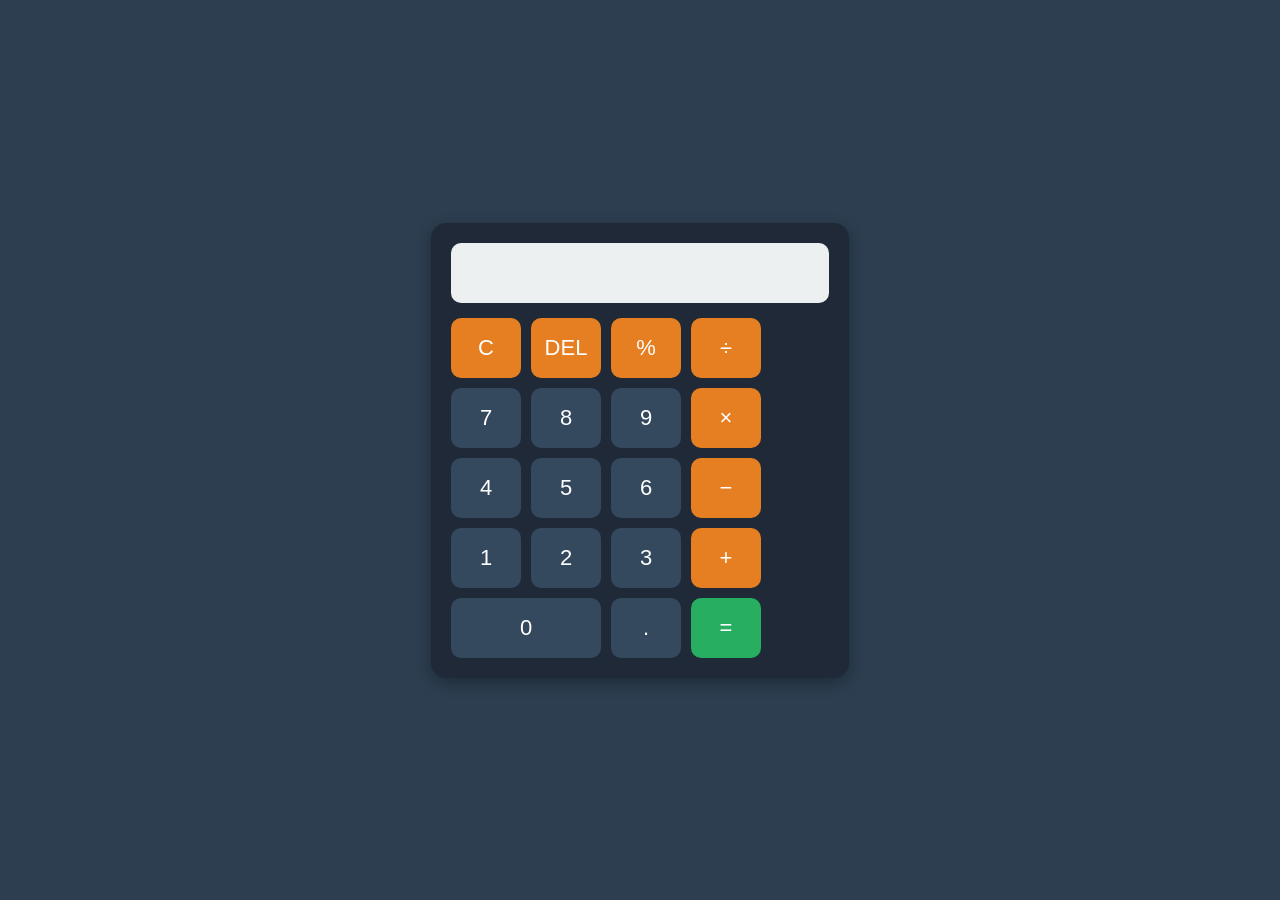
<file: calculator/index.html>
<!DOCTYPE html>
<html lang="en">
<head>
    <meta charset="UTF-8">
    <meta name="viewport" content="width=device-width, initial-scale=1.0">
    <title>Basic Calculator</title>
    <link rel="stylesheet" href="style.css">
</head>
<body>

<div class="calculator">
    <input type="text" id="display" readonly>

    <div class="buttons">
        <button onclick="clearDisplay()" class="operator">C</button>
        <button onclick="deleteLast()" class="operator">DEL</button>
        <button onclick="appendValue('%')" class="operator">%</button>
        <button onclick="appendValue('/')" class="operator">÷</button>

        <button onclick="appendValue('7')">7</button>
        <button onclick="appendValue('8')">8</button>
        <button onclick="appendValue('9')">9</button>
        <button onclick="appendValue('*')" class="operator">×</button>

        <button onclick="appendValue('4')">4</button>
        <button onclick="appendValue('5')">5</button>
        <button onclick="appendValue('6')">6</button>
        <button onclick="appendValue('-')" class="operator">−</button>

        <button onclick="appendValue('1')">1</button>
        <button onclick="appendValue('2')">2</button>
        <button onclick="appendValue('3')">3</button>
        <button onclick="appendValue('+')" class="operator">+</button>

        <button onclick="appendValue('0')" class="zero">0</button>
        <button onclick="appendValue('.')">.</button>
        <button onclick="calculate()" class="equal">=</button>
    </div>
</div>

<script src="script.js"></script>

</body>
</html>
</file>
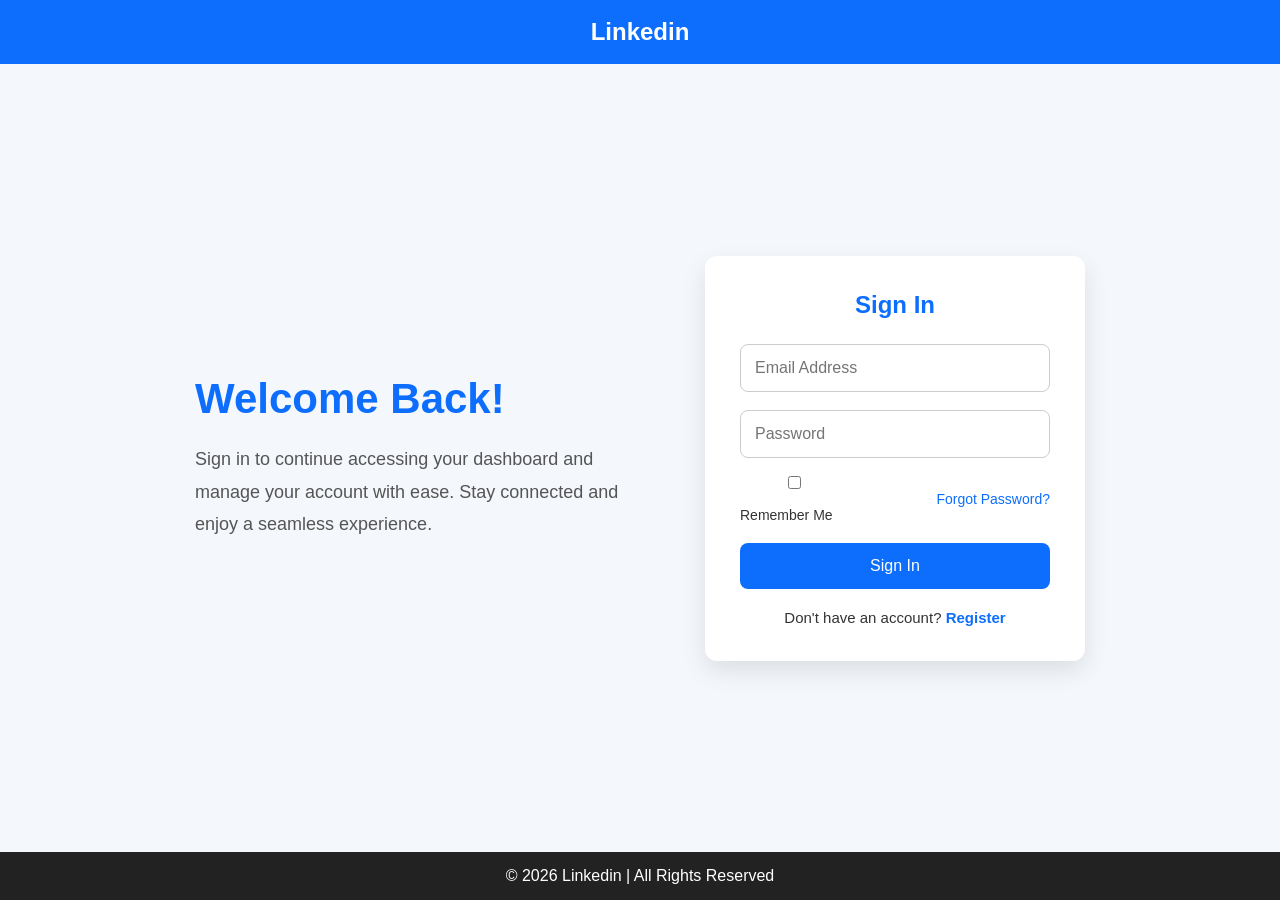
<file: landing page/index.html>
<!DOCTYPE html>
<html lang="en">
<head>
    <meta charset="UTF-8">
    <meta name="viewport" content="width=device-width, initial-scale=1.0">
    <title>Sign In</title>
    <link rel="stylesheet" href="style.css">
</head>
<body>

    <header>
        <h2>Linkedin</h2>
    </header>

    <main class="container">

        <div class="left">
            <h1>Welcome Back!</h1>
            <p>
                Sign in to continue accessing your dashboard and manage your
                account with ease. Stay connected and enjoy a seamless experience.
            </p>
        </div>

        <div class="right">

            <form class="login-form">

                <h2>Sign In</h2>

                <input
                    type="email"
                    placeholder="Email Address"
                    required
                >

                <input
                    type="password"
                    placeholder="Password"
                    required
                >

                <div class="options">
                    <label>
                        <input type="checkbox">
                        Remember Me
                    </label>

                    <a href="#">Forgot Password?</a>
                </div>

                <button type="submit">
                    Sign In
                </button>

                <p class="signup">
                    Don't have an account?
                    <a href="#">Register</a>
                </p>

            </form>

        </div>

    </main>

    <footer>
        © 2026 Linkedin | All Rights Reserved
    </footer>

</body>
</html>
</file>
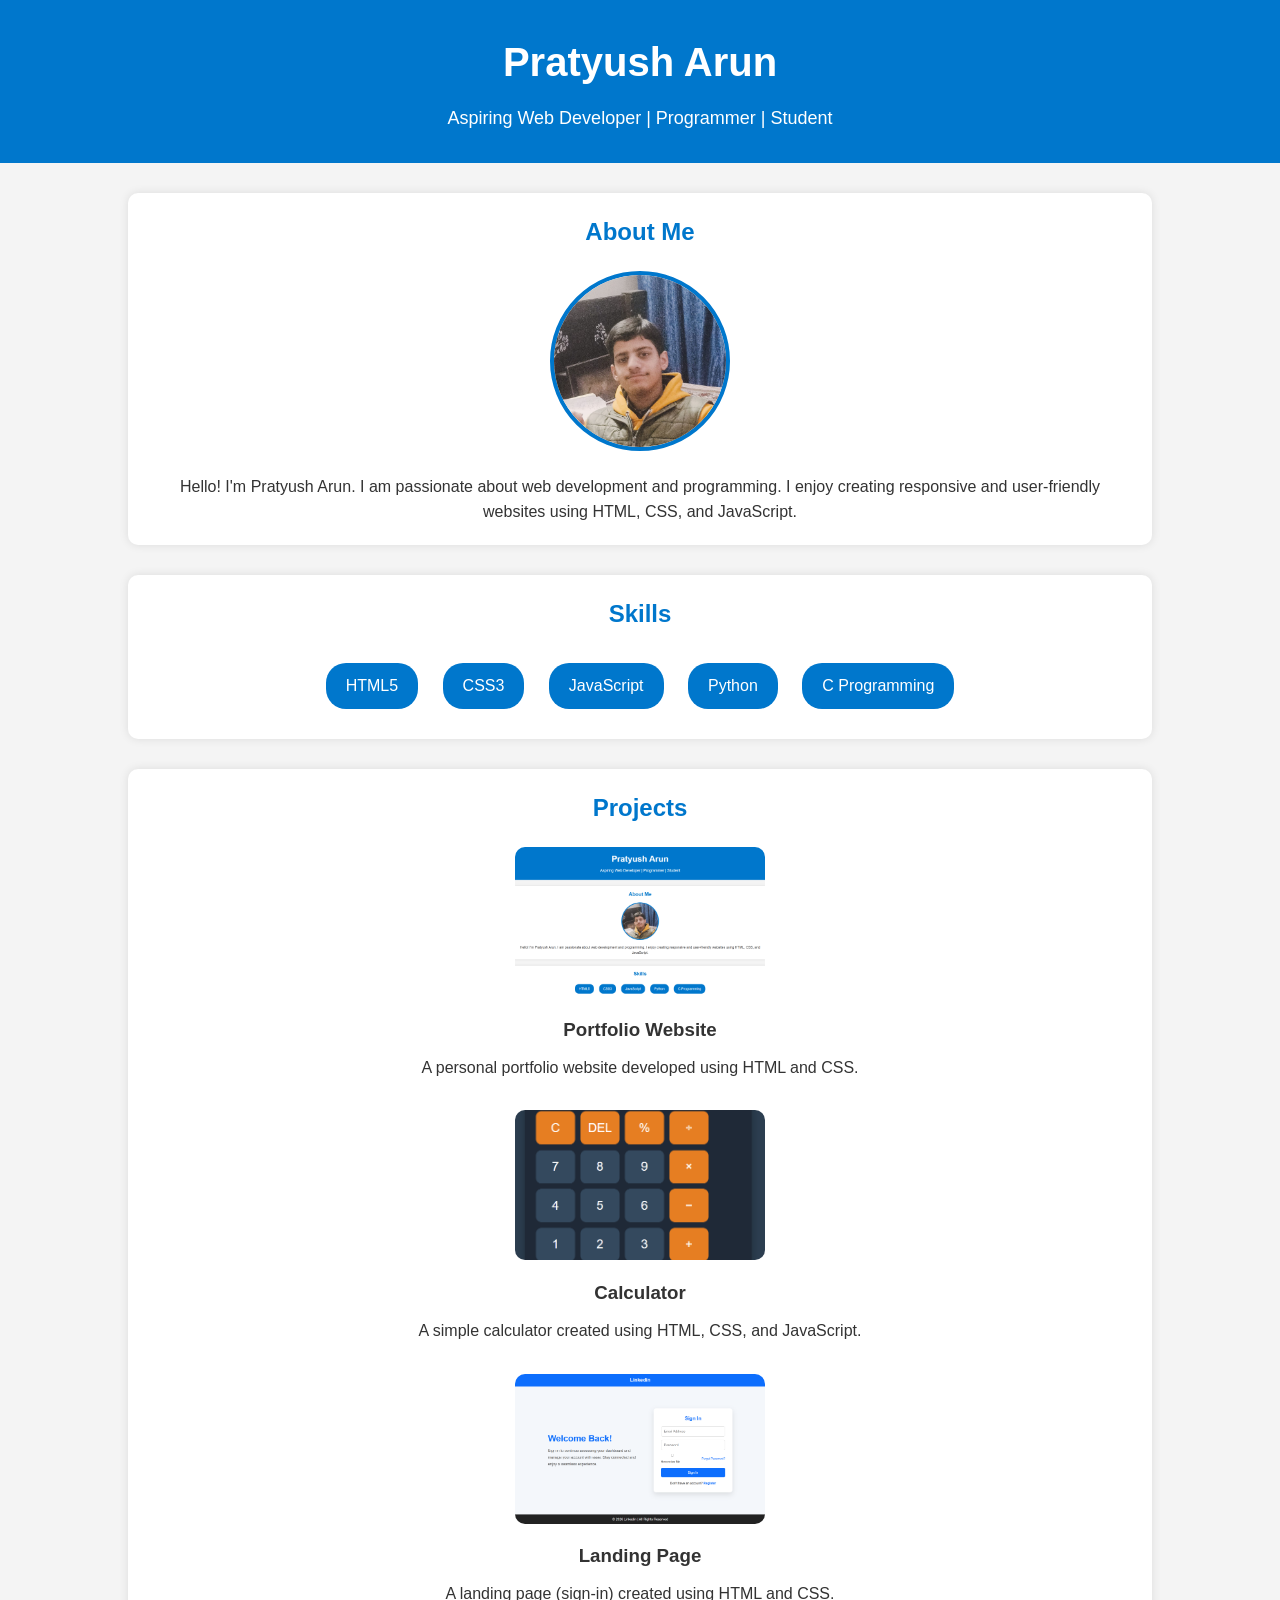
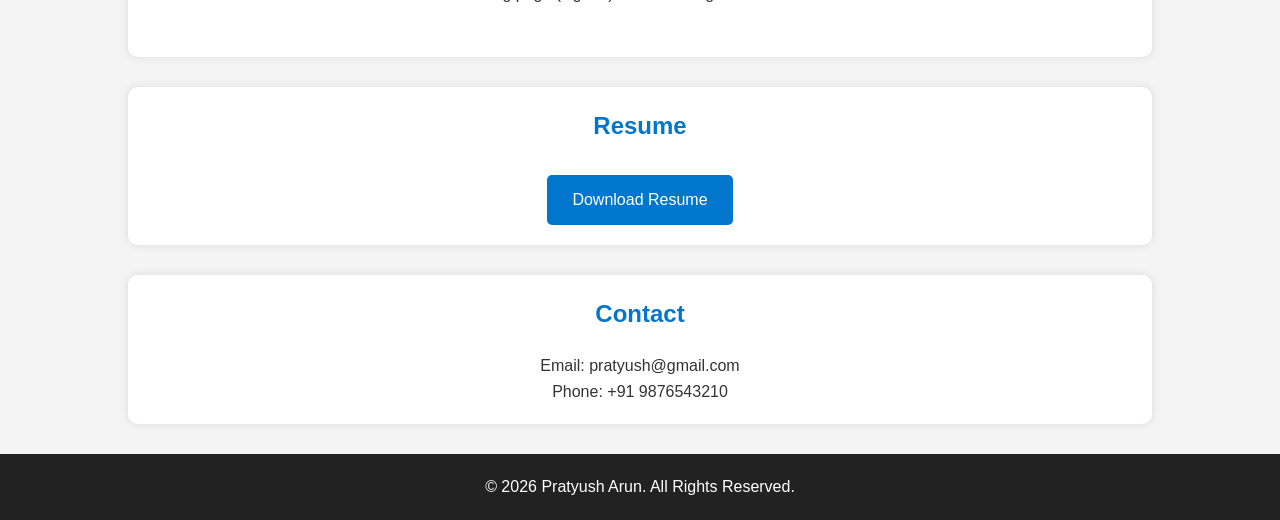
<file: portfolio/index.html>
<!DOCTYPE html>
<html lang="en">
<head>
    <meta charset="UTF-8">
    <meta name="viewport" content="width=device-width, initial-scale=1.0">
    <title>My Portfolio</title>
    <link rel="stylesheet" href="style.css">
</head>
<body>

    <!-- Header Section -->
    <header>
        <h1>Pratyush Arun</h1>
        <p>Aspiring Web Developer | Programmer | Student</p>
    </header>

    <!-- About Section -->
    <section id="about">
        <h2>About Me</h2>
        <img src="profile.jpeg" alt="Profile Picture">
        <p>
            Hello! I'm Pratyush Arun. I am passionate about web development
            and programming. I enjoy creating responsive and user-friendly
            websites using HTML, CSS, and JavaScript.
        </p>
    </section>

    <!-- Skills Section -->
    <section id="skills">
        <h2>Skills</h2>
        <ul>
            <li>HTML5</li>
            <li>CSS3</li>
            <li>JavaScript</li>
            <li>Python</li>
            <li>C Programming</li>
        </ul>
    </section>

    <!-- Projects Section -->
    <section id="projects">
        <h2>Projects</h2>

        <div class="project">
            <img src="project1.png" alt="Project 1">
            <h3>Portfolio Website</h3>
            <p>A personal portfolio website developed using HTML and CSS.</p>
        </div>

        <div class="project">
            <img src="project2.png" alt="Project 2">
            <h3>Calculator</h3>
            <p>A simple calculator created using HTML, CSS, and JavaScript.</p>
        </div>

        <div class="project">
            <img src="project3.png" alt="Project 3">
            <h3>Landing Page</h3>
            <p>A landing page (sign-in) created using HTML and CSS.</p>
        </div>
    </section>

    <!-- Resume Section -->
    <section id="resume">
        <h2>Resume</h2>
        <a href="resume.pdf" download class="btn">Download Resume</a>
    </section>

    <!-- Contact Section -->
    <section id="contact">
        <h2>Contact</h2>
        <p>Email: pratyush@gmail.com</p>
        <p>Phone: +91 9876543210</p>
    </section>

    <!-- Footer -->
    <footer>
        <p>&copy; 2026 Pratyush Arun. All Rights Reserved.</p>
    </footer>

</body>
</html>
</file>
<file: calculator/style.css>
*{
    margin:0;
    padding:0;
    box-sizing:border-box;
    font-family:Arial, sans-serif;
}

body{
    background:#2c3e50;
    display:flex;
    justify-content:center;
    align-items:center;
    height:100vh;
}

.calculator{
    background:#1f2937;
    padding:20px;
    border-radius:15px;
    box-shadow:0 5px 15px rgba(0,0,0,0.3);
}

#display{
    width:100%;
    height:60px;
    font-size:28px;
    text-align:right;
    padding:10px;
    margin-bottom:15px;
    border:none;
    border-radius:10px;
    background:#ecf0f1;
}

.buttons{
    display:grid;
    grid-template-columns:repeat(4,70px);
    gap:10px;
}

button{
    height:60px;
    border:none;
    border-radius:10px;
    font-size:22px;
    cursor:pointer;
    background:#34495e;
    color:white;
    transition:0.3s;
}

button:hover{
    background:#4b6584;
}

.operator{
    background:#e67e22;
}

.operator:hover{
    background:#d35400;
}

.equal{
    background:#27ae60;
}

.equal:hover{
    background:#1e8449;
}

.zero{
    grid-column:span 2;
}
</file>
<file: landing page/style.css>
*{
    margin:0;
    padding:0;
    box-sizing:border-box;
    font-family:Arial, Helvetica, sans-serif;
}

body{
    background:#f4f7fb;
    color:#333;
    min-height:100vh;
    display:flex;
    flex-direction:column;
}

header{
    background:#0d6efd;
    color:white;
    padding:18px;
    text-align:center;
}

.container{
    flex:1;
    display:flex;
    justify-content:center;
    align-items:center;
    gap:60px;
    padding:50px;
}

.left{
    max-width:450px;
}

.left h1{
    font-size:42px;
    margin-bottom:20px;
    color:#0d6efd;
}

.left p{
    font-size:18px;
    line-height:1.8;
    color:#555;
}

.right{
    width:380px;
}

.login-form{
    background:white;
    padding:35px;
    border-radius:12px;
    box-shadow:0 10px 25px rgba(0,0,0,.1);
}

.login-form h2{
    text-align:center;
    margin-bottom:25px;
    color:#0d6efd;
}

.login-form input{
    width:100%;
    padding:14px;
    margin-bottom:18px;
    border:1px solid #ccc;
    border-radius:8px;
    font-size:16px;
}

.login-form input:focus{
    outline:none;
    border-color:#0d6efd;
}

.options{
    display:flex;
    justify-content:space-between;
    align-items:center;
    font-size:14px;
    margin-bottom:20px;
}

.options a{
    text-decoration:none;
    color:#0d6efd;
}

button{
    width:100%;
    padding:14px;
    background:#0d6efd;
    color:white;
    border:none;
    border-radius:8px;
    font-size:16px;
    cursor:pointer;
    transition:.3s;
}

button:hover{
    background:#084ec2;
}

.signup{
    margin-top:20px;
    text-align:center;
    font-size:15px;
}

.signup a{
    color:#0d6efd;
    text-decoration:none;
    font-weight:bold;
}

footer{
    background:#222;
    color:white;
    text-align:center;
    padding:15px;
}

@media(max-width:850px){

.container{
    flex-direction:column;
    text-align:center;
}

.left{
    max-width:100%;
}

.right{
    width:100%;
    max-width:400px;
}

}
</file>
<file: portfolio/style.css>
*{
    margin:0;
    padding:0;
    box-sizing:border-box;
    font-family:Arial, Helvetica, sans-serif;
}

body{
    background:#f4f4f4;
    color:#333;
    line-height:1.6;
}

/* Header */

header{
    background:#0077cc;
    color:white;
    text-align:center;
    padding:30px 20px;
}

header h1{
    font-size:40px;
}

header p{
    margin-top:10px;
    font-size:18px;
}

/* Sections */

section{
    width:80%;
    margin:30px auto;
    background:white;
    padding:20px;
    border-radius:10px;
    box-shadow:0 0 10px rgba(0,0,0,0.1);
}

section h2{
    text-align:center;
    color:#0077cc;
    margin-bottom:20px;
}

/* About */

#about{
    text-align:center;
}

#about img{
    width:180px;
    height:180px;
    border-radius:50%;
    object-fit:cover;
    margin-bottom:15px;
    border:4px solid #0077cc;
}

/* Skills */

#skills ul{
    list-style:none;
    text-align:center;
}

#skills li{
    display:inline-block;
    background:#0077cc;
    color:white;
    padding:10px 20px;
    margin:10px;
    border-radius:20px;
}

/* Projects */

.project{
    text-align:center;
    margin-bottom:30px;
}

.project img{
    width:250px;
    height:150px;
    object-fit:cover;
    border-radius:10px;
}

.project h3{
    margin:10px 0;
}

/* Resume */

.btn{
    display:inline-block;
    background:#0077cc;
    color:white;
    text-decoration:none;
    padding:12px 25px;
    border-radius:5px;
    margin-top:10px;
}

#resume{
    text-align:center;
}

.btn:hover{
    background:#005fa3;
}

/* Contact */

#contact{
    text-align:center;
}

/* Footer */

footer{
    background:#222;
    color:white;
    text-align:center;
    padding:20px;
    margin-top:30px;
}

/* Responsive */

@media(max-width:768px){

    section{
        width:95%;
    }

    header h1{
        font-size:30px;
    }

    .project img{
        width:100%;
        height:auto;
    }

    #skills li{
        display:block;
        margin:10px auto;
        width:200px;
    }
}
</file>
